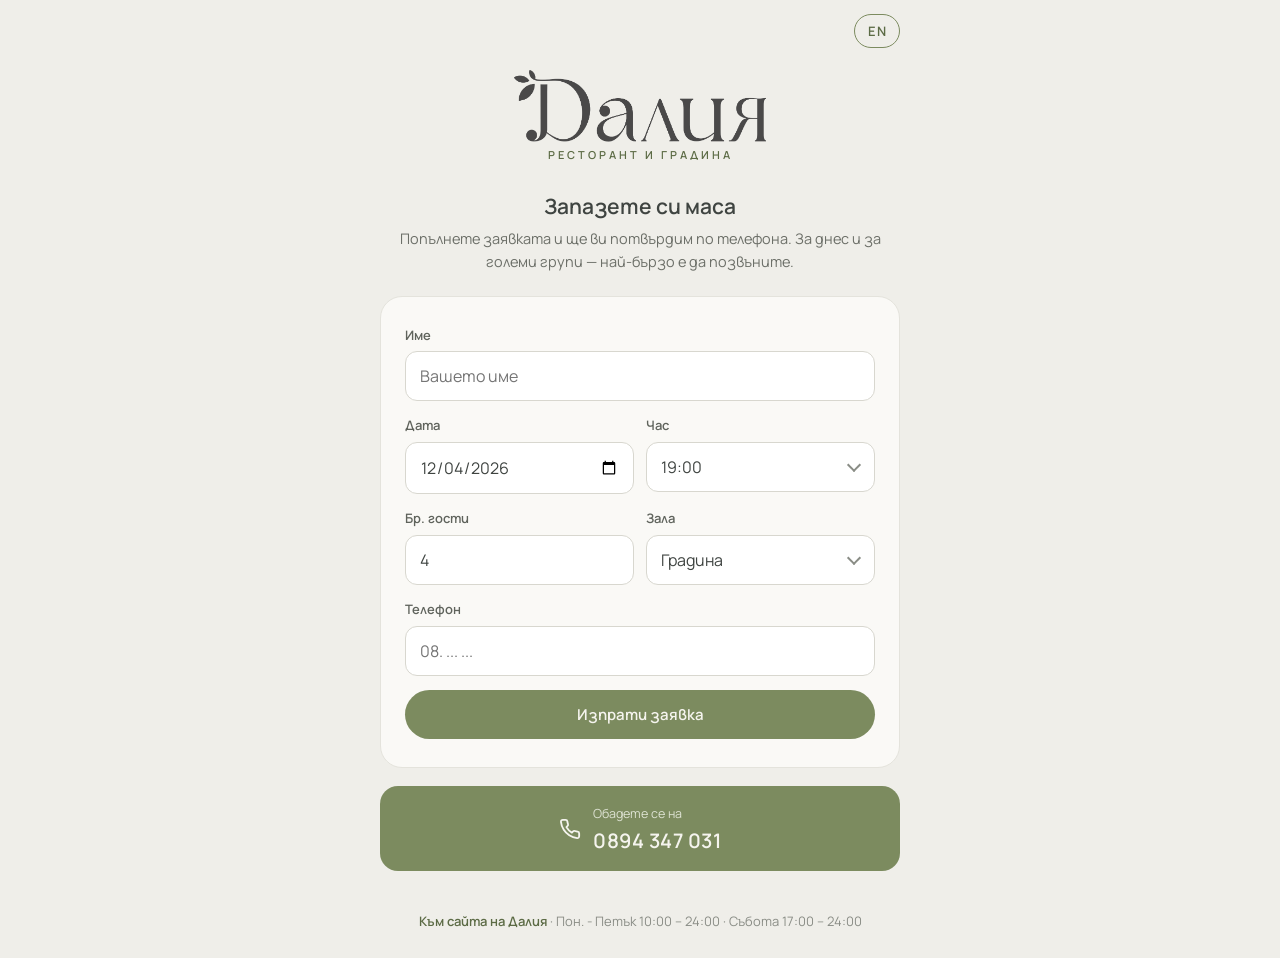
<file: dalia-site/reserve.html>
<!DOCTYPE html>
<html lang="bg">
<head>
<meta charset="UTF-8">
<meta name="viewport" content="width=device-width, initial-scale=1.0">
<title>Резервация — Ресторант Далия</title>
<meta name="description" content="Запазете си маса в Ресторант Далия — лятна градина, тераса и зала. Резервации на 0894 347 031.">
<link rel="icon" href="/assets/favicon.ico" sizes="any">
<link rel="icon" type="image/png" sizes="32x32" href="/assets/favicon-32.png">
<link rel="icon" type="image/png" sizes="16x16" href="/assets/favicon-16.png">
<link rel="apple-touch-icon" sizes="180x180" href="/assets/apple-touch-icon.png">
<link rel="preconnect" href="https://fonts.googleapis.com">
<link rel="preconnect" href="https://fonts.gstatic.com" crossorigin>
<link href="https://fonts.googleapis.com/css2?family=Manrope:wght@400;500;600&display=swap" rel="stylesheet">
<style>
:root{
  --sage:#7C8B5F;
  --sage-deep:#5C6B45;
  --sage-pale:#DDE2D2;
  --charcoal:#3F4441;
  --linen:#EFEEE9;
  --linen-deep:#E4E3DC;
  --card:#FAF9F6;
  --muted:#8A8D86;
  --sans:'Manrope','Segoe UI',sans-serif;
}
*{margin:0;padding:0;box-sizing:border-box}
body{font-family:var(--sans);background:var(--linen);color:var(--charcoal);line-height:1.6;-webkit-font-smoothing:antialiased;min-height:100svh;display:flex;flex-direction:column}
img{display:block;max-width:100%}
a{color:inherit;text-decoration:none}

.top{display:flex;justify-content:flex-end;max-width:560px;width:100%;margin:0 auto;padding:14px 20px 0}
.lang-pill{font-family:var(--sans);font-size:13px;font-weight:600;letter-spacing:.5px;color:var(--sage-deep);background:transparent;border:1.5px solid var(--sage);border-radius:999px;padding:7px 13px;cursor:pointer;transition:all .2s}
.lang-pill:hover{background:var(--sage-pale)}

main{width:100%;max-width:560px;margin:0 auto;padding:8px 20px 40px}
.logo{width:min(260px,64%);margin:10px auto 4px}
.logo-sub{text-align:center;font-size:11px;font-weight:600;letter-spacing:3px;text-transform:uppercase;color:var(--sage-deep);margin-bottom:26px}
h1{font-size:21px;font-weight:600;text-align:center;margin-bottom:4px}
.lead{color:#6C6F68;font-size:14.5px;text-align:center;margin-bottom:22px}

.res-card{background:var(--card);border:1px solid var(--linen-deep);border-radius:22px;padding:28px 24px}
.field{margin-bottom:14px}
.field label{display:block;font-size:13px;font-weight:600;color:#5F635C;margin-bottom:6px}
.field input,.field select{width:100%;font-family:var(--sans);font-size:16px;color:var(--charcoal);background:#fff;border:1px solid #D8D7CF;border-radius:12px;padding:13px 14px;outline:none;transition:border .2s,box-shadow .2s;appearance:none}
.field input:focus,.field select:focus{border-color:var(--sage);box-shadow:0 0 0 3px rgba(124,139,95,.18)}
.field-row{display:grid;grid-template-columns:1fr 1fr;gap:12px}
.sel{position:relative}
.sel::after{content:'';position:absolute;right:16px;top:50%;width:8px;height:8px;border-right:2px solid var(--muted);border-bottom:2px solid var(--muted);transform:translateY(-70%) rotate(45deg);pointer-events:none}
.btn{display:inline-flex;align-items:center;gap:9px;font-family:var(--sans);font-size:15px;font-weight:600;padding:14px 26px;border-radius:999px;border:none;cursor:pointer;transition:transform .15s,background .2s}
.btn:active{transform:scale(.97)}
.btn:disabled{opacity:.45;cursor:not-allowed}
.btn-green{background:var(--sage);color:#F5F4EE}
.btn-green:hover{background:var(--sage-deep)}
.res-ok{display:none;background:var(--sage-pale);border-radius:14px;padding:16px 18px;font-size:14.5px;color:var(--sage-deep);margin-top:16px}
.res-ok.show{display:block}
.res-ok.err{background:#F7E1DD;border:1px solid #E0B4AC;color:#8E352A}
.res-ok .sum{font-weight:600;margin-top:6px}

.res-phone{display:flex;align-items:center;justify-content:center;gap:12px;background:var(--sage);color:#F5F4EE;border-radius:18px;padding:14px 20px;margin-top:18px}
.res-phone .num{font-size:20px;font-weight:600;letter-spacing:.5px}
.res-phone .lbl{font-size:12.5px;color:var(--sage-pale)}

footer{text-align:center;font-size:13px;color:var(--muted);padding:0 20px 26px;margin-top:auto}
footer a{color:var(--sage-deep);font-weight:600}
</style>
</head>
<body>

<div class="top">
  <button class="lang-pill" id="langBtn" aria-label="Switch language">EN</button>
</div>

<main>
  <img class="logo" src="assets/logo-wordmark.png" alt="Далия">
  <div class="logo-sub" data-i18n="wm_sub">ресторант и градина</div>

  <h1 data-i18n="res_h2">Запазете си маса</h1>
  <p class="lead" data-i18n="res_lead">Попълнете заявката и ще ви потвърдим по телефона. За днес и за големи групи — най-бързо е да позвъните.</p>

  <form class="res-card" id="resForm" novalidate>
    <div class="field">
      <label for="f-name" data-i18n="f_name">Име</label>
      <input id="f-name" name="name" type="text" autocomplete="name" placeholder="Вашето име" data-i18n-ph="f_name_ph" required>
    </div>
    <div class="field-row">
      <div class="field">
        <label for="f-date" data-i18n="f_date">Дата</label>
        <input id="f-date" name="date" type="date" required>
      </div>
      <div class="field">
        <label for="f-time" data-i18n="f_time">Час</label>
        <div class="sel">
          <select id="f-time" name="time" required></select>
        </div>
      </div>
    </div>
    <div class="field-row">
      <div class="field">
        <label for="f-guests" data-i18n="f_guests">Бр. гости</label>
        <input id="f-guests" name="guests" type="number" min="1" max="60" value="4" required>
      </div>
      <div class="field">
        <label for="f-hall" data-i18n="f_hall">Зала</label>
        <div class="sel">
          <select id="f-hall" name="hall" required>
            <option value="Градина" data-i18n="hall_1" selected>Градина</option>
            <option value="Тераса" data-i18n="hall_2">Тераса</option>
            <option value="Етаж 2" data-i18n="hall_3">Зала Ет.2</option>
            <option value="Етаж 1" data-i18n="hall_4" disabled>Зала Ет.1</option>
          </select>
        </div>
      </div>
    </div>
    <input type="text" name="website" tabindex="-1" autocomplete="off" aria-hidden="true" style="position:absolute;left:-9999px;height:0;width:0;opacity:0">
    <div class="field">
      <label for="f-phone" data-i18n="f_phone">Телефон</label>
      <input id="f-phone" name="phone" type="tel" autocomplete="tel" placeholder="08. ... ..." required>
    </div>
    <button class="btn btn-green" type="submit" style="width:100%;justify-content:center" data-i18n="f_submit">Изпрати заявка</button>
    <div class="res-ok" id="resOk" role="status"></div>
  </form>

  <a class="res-phone" href="tel:+359894347031">
    <svg width="22" height="22" viewBox="0 0 24 24" fill="none" stroke="currentColor" stroke-width="2" stroke-linecap="round" stroke-linejoin="round" aria-hidden="true"><path d="M22 16.92v3a2 2 0 0 1-2.18 2 19.79 19.79 0 0 1-8.63-3.07 19.5 19.5 0 0 1-6-6 19.79 19.79 0 0 1-3.07-8.67A2 2 0 0 1 4.11 2h3a2 2 0 0 1 2 1.72c.127.96.361 1.903.7 2.81a2 2 0 0 1-.45 2.11L8.09 9.91a16 16 0 0 0 6 6l1.27-1.27a2 2 0 0 1 2.11-.45c.907.339 1.85.573 2.81.7A2 2 0 0 1 22 16.92Z"/></svg>
    <span><span class="lbl" data-i18n="res_call_lbl">Обадете се на</span><br><span class="num">0894 347 031</span></span>
  </a>
</main>

<footer>
  <a href="/" data-i18n="foot_site">Към сайта на Далия</a> · <span data-i18n="foot_hours_v">Пон. - Петък 10:00 – 24:00</span> · <span data-i18n="foot_hours_v2">Събота 17:00 – 24:00</span>
</footer>

<script>
const I18N = {
  bg: {
    wm_sub: "ресторант и градина",
    res_h2: "Запазете си маса",
    res_lead: "Попълнете заявката и ще ви потвърдим по телефона. За днес и за големи групи — най-бързо е да позвъните.",
    res_call_lbl: "Обадете се на",
    f_name: "Име", f_name_ph: "Вашето име", f_date: "Дата", f_time: "Час", f_guests: "Бр. гости",
    f_hall: "Зала", hall_1: "Градина", hall_2: "Тераса", hall_3: "Зала Ет.2", hall_4: "Зала Ет.1",
    f_phone: "Телефон", f_submit: "Изпрати заявка",
    foot_site: "Към сайта на Далия",
    foot_hours_v: "Пон. - Петък 10:00 – 24:00", foot_hours_v2: "Събота 17:00 – 24:00",
    ok_html: `Благодарим ви за резервацията, ще се свържем с вас за потвърждение! При въпроси се свържете с нас:
      <a class="btn btn-green" style="margin-top:12px" href="tel:+359894347031">
      <svg width="16" height="16" viewBox="0 0 24 24" fill="none" stroke="currentColor" stroke-width="2" stroke-linecap="round" stroke-linejoin="round" aria-hidden="true"><path d="M22 16.92v3a2 2 0 0 1-2.18 2 19.79 19.79 0 0 1-8.63-3.07 19.5 19.5 0 0 1-6-6 19.79 19.79 0 0 1-3.07-8.67A2 2 0 0 1 4.11 2h3a2 2 0 0 1 2 1.72c.127.96.361 1.903.7 2.81a2 2 0 0 1-.45 2.11L8.09 9.91a16 16 0 0 0 6 6l1.27-1.27a2 2 0 0 1 2.11-.45c.907.339 1.85.573 2.81.7A2 2 0 0 1 22 16.92Z"/></svg>
      0894 347 031</a>`,
    ok_fail: "Онлайн заявката не се изпрати — моля, обадете се, за да запазим масата.",
    ok_closed_html: `<strong>На {date} ресторантът не работи.</strong><br>Изберете друга дата или ни се обадете:
      <a class="btn btn-green" style="margin-top:12px" href="tel:+359894347031">
      <svg width="16" height="16" viewBox="0 0 24 24" fill="none" stroke="currentColor" stroke-width="2" stroke-linecap="round" stroke-linejoin="round" aria-hidden="true"><path d="M22 16.92v3a2 2 0 0 1-2.18 2 19.79 19.79 0 0 1-8.63-3.07 19.5 19.5 0 0 1-6-6 19.79 19.79 0 0 1-3.07-8.67A2 2 0 0 1 4.11 2h3a2 2 0 0 1 2 1.72c.127.96.361 1.903.7 2.81a2 2 0 0 1-.45 2.11L8.09 9.91a16 16 0 0 0 6 6l1.27-1.27a2 2 0 0 1 2.11-.45c.907.339 1.85.573 2.81.7A2 2 0 0 1 22 16.92Z"/></svg>
      0894 347 031</a>`,
    ok_blocked_html: `<strong>За {date} не приемаме онлайн резервации.</strong><br>Денят е с празнична програма — обадете се и ще запазим маса за вас:
      <a class="btn btn-green" style="margin-top:12px" href="tel:+359894347031">
      <svg width="16" height="16" viewBox="0 0 24 24" fill="none" stroke="currentColor" stroke-width="2" stroke-linecap="round" stroke-linejoin="round" aria-hidden="true"><path d="M22 16.92v3a2 2 0 0 1-2.18 2 19.79 19.79 0 0 1-8.63-3.07 19.5 19.5 0 0 1-6-6 19.79 19.79 0 0 1-3.07-8.67A2 2 0 0 1 4.11 2h3a2 2 0 0 1 2 1.72c.127.96.361 1.903.7 2.81a2 2 0 0 1-.45 2.11L8.09 9.91a16 16 0 0 0 6 6l1.27-1.27a2 2 0 0 1 2.11-.45c.907.339 1.85.573 2.81.7A2 2 0 0 1 22 16.92Z"/></svg>
      0894 347 031</a>`,
    ok_full_html: `<strong>За съжаление сме запълнени.</strong><br>За {date} зона „{hall}“ няма свободни места за онлайн резервации. Опитайте с друга зона или дата, или ни се обадете — възможно е да намерим решение:
      <a class="btn btn-green" style="margin-top:12px" href="tel:+359894347031">
      <svg width="16" height="16" viewBox="0 0 24 24" fill="none" stroke="currentColor" stroke-width="2" stroke-linecap="round" stroke-linejoin="round" aria-hidden="true"><path d="M22 16.92v3a2 2 0 0 1-2.18 2 19.79 19.79 0 0 1-8.63-3.07 19.5 19.5 0 0 1-6-6 19.79 19.79 0 0 1-3.07-8.67A2 2 0 0 1 4.11 2h3a2 2 0 0 1 2 1.72c.127.96.361 1.903.7 2.81a2 2 0 0 1-.45 2.11L8.09 9.91a16 16 0 0 0 6 6l1.27-1.27a2 2 0 0 1 2.11-.45c.907.339 1.85.573 2.81.7A2 2 0 0 1 22 16.92Z"/></svg>
      0894 347 031</a>`,
    ok_confirmed_html: `<strong>✓ Вашата резервация е потвърдена!</strong><br>Очакваме ви на {date} от {time} ч. При промяна или въпрос се обадете:
      <a class="btn btn-green" style="margin-top:12px" href="tel:+359894347031">
      <svg width="16" height="16" viewBox="0 0 24 24" fill="none" stroke="currentColor" stroke-width="2" stroke-linecap="round" stroke-linejoin="round" aria-hidden="true"><path d="M22 16.92v3a2 2 0 0 1-2.18 2 19.79 19.79 0 0 1-8.63-3.07 19.5 19.5 0 0 1-6-6 19.79 19.79 0 0 1-3.07-8.67A2 2 0 0 1 4.11 2h3a2 2 0 0 1 2 1.72c.127.96.361 1.903.7 2.81a2 2 0 0 1-.45 2.11L8.09 9.91a16 16 0 0 0 6 6l1.27-1.27a2 2 0 0 1 2.11-.45c.907.339 1.85.573 2.81.7A2 2 0 0 1 22 16.92Z"/></svg>
      0894 347 031</a>`,
    ny_form_html: `Резервации за Новогодишната вечер (31 декември) се правят само по телефона — изисква се капаро. Обадете ни се за информация:
      <a class="btn btn-green" style="margin-top:12px" href="tel:+359894347031">
      <svg width="16" height="16" viewBox="0 0 24 24" fill="none" stroke="currentColor" stroke-width="2" stroke-linecap="round" stroke-linejoin="round" aria-hidden="true"><path d="M22 16.92v3a2 2 0 0 1-2.18 2 19.79 19.79 0 0 1-8.63-3.07 19.5 19.5 0 0 1-6-6 19.79 19.79 0 0 1-3.07-8.67A2 2 0 0 1 4.11 2h3a2 2 0 0 1 2 1.72c.127.96.361 1.903.7 2.81a2 2 0 0 1-.45 2.11L8.09 9.91a16 16 0 0 0 6 6l1.27-1.27a2 2 0 0 1 2.11-.45c.907.339 1.85.573 2.81.7A2 2 0 0 1 22 16.92Z"/></svg>
      0894 347 031</a>`
  },
  en: {
    wm_sub: "restaurant & garden",
    res_h2: "Book your table",
    res_lead: "Send us a request and we will confirm by phone. For same-day bookings and large groups, calling is fastest.",
    res_call_lbl: "Call us on",
    f_name: "Name", f_name_ph: "Your name", f_date: "Date", f_time: "Time", f_guests: "Guests",
    f_hall: "Area", hall_1: "Garden", hall_2: "Terrace", hall_3: "Hall, floor 2", hall_4: "Hall, floor 1",
    f_phone: "Phone", f_submit: "Send request",
    foot_site: "Visit the Dalia website",
    foot_hours_v: "Mon - Fri 10:00 – 24:00", foot_hours_v2: "Sat 17:00 – 24:00",
    ok_html: `Thank you for your reservation, we will contact you to confirm! If you have any questions, call us:
      <a class="btn btn-green" style="margin-top:12px" href="tel:+359894347031">
      <svg width="16" height="16" viewBox="0 0 24 24" fill="none" stroke="currentColor" stroke-width="2" stroke-linecap="round" stroke-linejoin="round" aria-hidden="true"><path d="M22 16.92v3a2 2 0 0 1-2.18 2 19.79 19.79 0 0 1-8.63-3.07 19.5 19.5 0 0 1-6-6 19.79 19.79 0 0 1-3.07-8.67A2 2 0 0 1 4.11 2h3a2 2 0 0 1 2 1.72c.127.96.361 1.903.7 2.81a2 2 0 0 1-.45 2.11L8.09 9.91a16 16 0 0 0 6 6l1.27-1.27a2 2 0 0 1 2.11-.45c.907.339 1.85.573 2.81.7A2 2 0 0 1 22 16.92Z"/></svg>
      0894 347 031</a>`,
    ok_fail: "Your online request was not sent — please call us to book the table.",
    ok_closed_html: `<strong>We are closed on {date}.</strong><br>Please pick another date or give us a call:
      <a class="btn btn-green" style="margin-top:12px" href="tel:+359894347031">
      <svg width="16" height="16" viewBox="0 0 24 24" fill="none" stroke="currentColor" stroke-width="2" stroke-linecap="round" stroke-linejoin="round" aria-hidden="true"><path d="M22 16.92v3a2 2 0 0 1-2.18 2 19.79 19.79 0 0 1-8.63-3.07 19.5 19.5 0 0 1-6-6 19.79 19.79 0 0 1-3.07-8.67A2 2 0 0 1 4.11 2h3a2 2 0 0 1 2 1.72c.127.96.361 1.903.7 2.81a2 2 0 0 1-.45 2.11L8.09 9.91a16 16 0 0 0 6 6l1.27-1.27a2 2 0 0 1 2.11-.45c.907.339 1.85.573 2.81.7A2 2 0 0 1 22 16.92Z"/></svg>
      0894 347 031</a>`,
    ok_blocked_html: `<strong>We don't take online bookings for {date}.</strong><br>It's a holiday with a special programme — give us a call and we'll book a table for you:
      <a class="btn btn-green" style="margin-top:12px" href="tel:+359894347031">
      <svg width="16" height="16" viewBox="0 0 24 24" fill="none" stroke="currentColor" stroke-width="2" stroke-linecap="round" stroke-linejoin="round" aria-hidden="true"><path d="M22 16.92v3a2 2 0 0 1-2.18 2 19.79 19.79 0 0 1-8.63-3.07 19.5 19.5 0 0 1-6-6 19.79 19.79 0 0 1-3.07-8.67A2 2 0 0 1 4.11 2h3a2 2 0 0 1 2 1.72c.127.96.361 1.903.7 2.81a2 2 0 0 1-.45 2.11L8.09 9.91a16 16 0 0 0 6 6l1.27-1.27a2 2 0 0 1 2.11-.45c.907.339 1.85.573 2.81.7A2 2 0 0 1 22 16.92Z"/></svg>
      0894 347 031</a>`,
    ok_full_html: `<strong>Unfortunately, we are fully booked.</strong><br>"{hall}" has no online availability for {date}. Try another area or date, or give us a call — we may still find a spot:
      <a class="btn btn-green" style="margin-top:12px" href="tel:+359894347031">
      <svg width="16" height="16" viewBox="0 0 24 24" fill="none" stroke="currentColor" stroke-width="2" stroke-linecap="round" stroke-linejoin="round" aria-hidden="true"><path d="M22 16.92v3a2 2 0 0 1-2.18 2 19.79 19.79 0 0 1-8.63-3.07 19.5 19.5 0 0 1-6-6 19.79 19.79 0 0 1-3.07-8.67A2 2 0 0 1 4.11 2h3a2 2 0 0 1 2 1.72c.127.96.361 1.903.7 2.81a2 2 0 0 1-.45 2.11L8.09 9.91a16 16 0 0 0 6 6l1.27-1.27a2 2 0 0 1 2.11-.45c.907.339 1.85.573 2.81.7A2 2 0 0 1 22 16.92Z"/></svg>
      0894 347 031</a>`,
    ok_confirmed_html: `<strong>✓ Your reservation is confirmed!</strong><br>We look forward to seeing you on {date} at {time}. If anything changes, give us a call:
      <a class="btn btn-green" style="margin-top:12px" href="tel:+359894347031">
      <svg width="16" height="16" viewBox="0 0 24 24" fill="none" stroke="currentColor" stroke-width="2" stroke-linecap="round" stroke-linejoin="round" aria-hidden="true"><path d="M22 16.92v3a2 2 0 0 1-2.18 2 19.79 19.79 0 0 1-8.63-3.07 19.5 19.5 0 0 1-6-6 19.79 19.79 0 0 1-3.07-8.67A2 2 0 0 1 4.11 2h3a2 2 0 0 1 2 1.72c.127.96.361 1.903.7 2.81a2 2 0 0 1-.45 2.11L8.09 9.91a16 16 0 0 0 6 6l1.27-1.27a2 2 0 0 1 2.11-.45c.907.339 1.85.573 2.81.7A2 2 0 0 1 22 16.92Z"/></svg>
      0894 347 031</a>`,
    ny_form_html: `New Year's Eve (31 December) can only be booked by phone — a deposit is required. Call us for details:
      <a class="btn btn-green" style="margin-top:12px" href="tel:+359894347031">
      <svg width="16" height="16" viewBox="0 0 24 24" fill="none" stroke="currentColor" stroke-width="2" stroke-linecap="round" stroke-linejoin="round" aria-hidden="true"><path d="M22 16.92v3a2 2 0 0 1-2.18 2 19.79 19.79 0 0 1-8.63-3.07 19.5 19.5 0 0 1-6-6 19.79 19.79 0 0 1-3.07-8.67A2 2 0 0 1 4.11 2h3a2 2 0 0 1 2 1.72c.127.96.361 1.903.7 2.81a2 2 0 0 1-.45 2.11L8.09 9.91a16 16 0 0 0 6 6l1.27-1.27a2 2 0 0 1 2.11-.45c.907.339 1.85.573 2.81.7A2 2 0 0 1 22 16.92Z"/></svg>
      0894 347 031</a>`
  }
};

let lang = localStorage.getItem('dalia-lang') || 'bg';

const form = document.getElementById('resForm');
const ok = document.getElementById('resOk');

// Reservations app (reservations.rtdalia.com) — requests from this page land
// there exactly like the ones from the main site's form.
const RES_APP_API = 'https://reservations.rtdalia.com/api.php';

// Date picker: default to today, no past dates.
const fDate = document.getElementById('f-date');
(function () {
  const t = new Date();
  const todayStr = t.getFullYear() + '-' + String(t.getMonth() + 1).padStart(2, '0') + '-' + String(t.getDate()).padStart(2, '0');
  fDate.min = todayStr;
  fDate.value = todayStr;
})();

// Time: 30-minute slots within opening hours (10:00–23:30).
const fTime = document.getElementById('f-time');
for (let m = 10 * 60; m <= 23 * 60 + 30; m += 30) {
  const v = String(Math.floor(m / 60)).padStart(2, '0') + ':' + String(m % 60).padStart(2, '0');
  fTime.add(new Option(v, v));
}
fTime.value = '19:00';

// Dates closed to online booking: warn as soon as one is picked and keep the
// request from being sent. The list comes from the reservations app, which also
// refuses them on its own (code date_blocked). New Year's Eve is always on it
// (booked by phone only, a deposit is required) and gets its own note, even
// when the app can't be reached. index.html has the same guard.
const NY_DATE = '2026-12-31';
let blockedDates = new Set();
let closedDates = new Set(); // non-working days (subset of blockedDates)
let blockedShown = false;
function checkBlockedDate() {
  const ny = fDate.value === NY_DATE;
  const blocked = ny || blockedDates.has(fDate.value);
  const btn = form.querySelector('button[type=submit]');
  if (blocked) {
    const msg = ny ? I18N[lang].ny_form_html
      : closedDates.has(fDate.value) ? I18N[lang].ok_closed_html : I18N[lang].ok_blocked_html;
    ok.innerHTML = msg.replace('{date}', fDate.value.split('-').reverse().join('.'));
    ok.classList.add('show');
    ok.classList.toggle('err', !ny);
  } else if (blockedShown) {
    ok.classList.remove('show', 'err');
  }
  blockedShown = blocked;
  btn.disabled = blocked;
  return blocked;
}
fDate.addEventListener('change', checkBlockedDate);
fetch(RES_APP_API + '?action=public_blocked_dates')
  .then(r => r.json())
  .then(data => {
    blockedDates = new Set((data && data.dates) || []);
    closedDates = new Set((data && data.closed) || []);
    checkBlockedDate();
  })
  .catch(() => { /* app unreachable — the request itself is still checked */ });

form.addEventListener('submit', async e => {
  e.preventDefault();
  if (checkBlockedDate()) return;
  if (!form.reportValidity()) return;
  const d = Object.fromEntries(new FormData(form));
  const L = I18N[lang];
  const btn = form.querySelector('button[type=submit]');
  btn.disabled = true;
  ok.classList.remove('err');
  ok.innerHTML = L.ok_html;
  ok.classList.add('show');
  ok.scrollIntoView({ block: 'nearest', behavior: 'smooth' });

  const dateDisplay = (d.date || '').split('-').reverse().join('.');

  // 1) Register the request in the reservations app.
  let app = null;
  try {
    const ar = await fetch(RES_APP_API + '?action=public_reservation', {
      method: 'POST',
      headers: { 'Content-Type': 'application/json' },
      body: JSON.stringify({
        name: d.name,
        phone: d.phone,
        date: d.date,
        time: d.time,
        partySize: d.guests,
        hall: d.hall,
        website: d.website || ''
      })
    });
    const arBody = await ar.json();

    // The date is closed to online booking (holiday or non-working day):
    // nothing was stored —
    // tell the guest to call and skip the email.
    if (arBody && (arBody.code === 'date_blocked' || arBody.code === 'date_closed')) {
      const msg = arBody.code === 'date_closed' ? L.ok_closed_html : L.ok_blocked_html;
      ok.innerHTML = msg.replace('{date}', dateDisplay);
      ok.classList.add('err');
      btn.disabled = false;
      return;
    }

    // The hall is at capacity for that date: the request was declined by the
    // app — tell the guest and skip the email (there is nothing to approve).
    if (arBody && arBody.code === 'hall_full') {
      const hallOpt = form.querySelector('#f-hall option:checked');
      const hallLabel = hallOpt ? hallOpt.textContent : d.hall;
      ok.innerHTML = L.ok_full_html.replace('{date}', dateDisplay).replace('{hall}', hallLabel);
      ok.classList.add('err');
      btn.disabled = false;
      return;
    }

    if (ar.ok && arBody && arBody.success && arBody.id) app = arBody;
  } catch (err) { /* app unreachable — the email below still goes out */ }

  // 2) Email notification. The accept/decline links go through the reservations
  //    app when it registered the request, so tapping ПРИЕМИ in the email also
  //    confirms it in the app (then continues to the SMS composer as before).
  const smsAccept = `https://rtdalia.com/sms.html?p=${encodeURIComponent(d.phone)}&ok=1`;
  const smsDeny = `https://rtdalia.com/sms.html?p=${encodeURIComponent(d.phone)}&ok=0`;
  const acceptLink = app && app.approveUrl ? app.approveUrl : smsAccept;
  const denyLink = app && app.declineUrl ? app.declineUrl : smsDeny;

  // Auto-accepted by the reservations app: tell the guest it's a done deal
  // instead of the generic "we'll call you to confirm" message.
  if (app && app.status === 'confirmed') {
    ok.innerHTML = L.ok_confirmed_html.replace('{date}', dateDisplay).replace('{time}', d.time);
  }
  // An auto-approved reservation needs no action from staff: the email leads
  // with a loud ✅ status (subject + first row) and carries no accept/decline
  // links. Pending (or app-unreachable) requests keep the links.
  const autoApproved = app && app.status === 'confirmed';
  const emailFields = autoApproved
    ? {
        _subject: `✅ ПРИЕТА АВТОМАТИЧНО: ${d.name} — ${dateDisplay}, ${d.time} ч., ${d.guests} гости, ${d.hall}`,
        _template: 'table',
        _captcha: 'false',
        '✅ СТАТУС': '✅ ПРИЕТА АВТОМАТИЧНО — РЕЗЕРВАЦИЯТА Е ПОТВЪРДЕНА, НЕ Е НУЖНО ДЕЙСТВИЕ ✅',
        'Име': d.name,
        'Дата': dateDisplay,
        'Час': d.time,
        'Гости': d.guests,
        'Зала': d.hall,
        'Телефон': d.phone
      }
    : {
        _subject: `Резервация: ${d.name} — ${dateDisplay}, ${d.time} ч., ${d.guests} гости, ${d.hall}`,
        _template: 'table',
        _captcha: 'false',
        'Статус': app ? 'Чака потвърждение в приложението' : 'НЕ е записана в приложението — въведете я ръчно!',
        'Име': d.name,
        'Дата': dateDisplay,
        'Час': d.time,
        'Гости': d.guests,
        'Зала': d.hall,
        'Телефон': d.phone,
        'ПРИЕМИ (докосни от телефона)': acceptLink,
        'ОТКАЖИ (докосни от телефона)': denyLink
      };

  let emailOk = false;
  try {
    const r = await fetch('https://formsubmit.co/ajax/chochosan044@gmail.com', {
      method: 'POST',
      headers: { 'Content-Type': 'application/json', 'Accept': 'application/json' },
      body: JSON.stringify(emailFields)
    });
    if (!r.ok) throw new Error('formsubmit ' + r.status);
    const body = await r.json();
    if (String(body.success) !== 'true') throw new Error(body.message || 'formsubmit rejected');
    emailOk = true;
  } catch (err) { /* handled below */ }

  // Only report failure when the request reached neither the app nor the email.
  if (!app && !emailOk) {
    ok.insertAdjacentHTML('beforeend', `<div class="sum">${L.ok_fail}</div>`);
  }
  btn.disabled = false;
});

const langBtn = document.getElementById('langBtn');
function applyLang() {
  const L = I18N[lang];
  document.documentElement.lang = lang;
  document.querySelectorAll('[data-i18n]').forEach(el => {
    const v = L[el.dataset.i18n];
    if (v != null) el.textContent = v;
  });
  document.querySelectorAll('[data-i18n-ph]').forEach(el => {
    const v = L[el.dataset.i18nPh];
    if (v != null) el.placeholder = v;
  });
  langBtn.textContent = lang === 'bg' ? 'EN' : 'БГ';
  ok.classList.remove('show');
  checkBlockedDate();
}
langBtn.addEventListener('click', () => {
  lang = lang === 'bg' ? 'en' : 'bg';
  localStorage.setItem('dalia-lang', lang);
  applyLang();
});

applyLang();
</script>
</body>
</html>
</file>
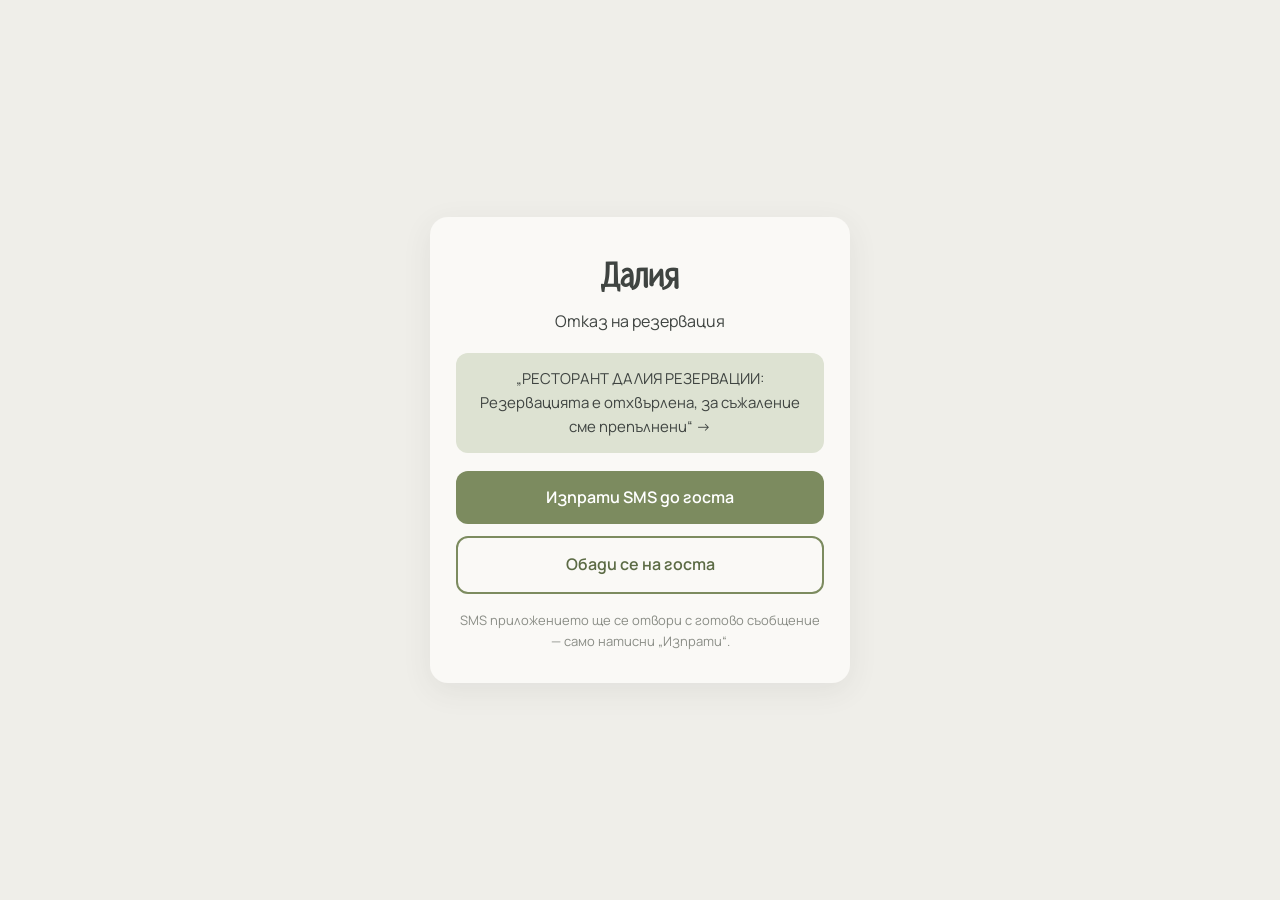
<file: dalia-site/sms.html>
<!DOCTYPE html>
<html lang="bg">
<head>
<meta charset="UTF-8">
<meta name="viewport" content="width=device-width, initial-scale=1.0">
<meta name="robots" content="noindex">
<title>Далия — отговор на резервация</title>
<link href="https://fonts.googleapis.com/css2?family=Neucha&family=Manrope:wght@400;500;600&display=swap" rel="stylesheet">
<style>
*{margin:0;padding:0;box-sizing:border-box}
body{font-family:'Manrope','Segoe UI',sans-serif;background:#EFEEE9;color:#3F4441;min-height:100vh;display:flex;align-items:center;justify-content:center;padding:20px;line-height:1.6}
.card{background:#FAF9F6;border-radius:18px;padding:32px 26px;max-width:420px;width:100%;text-align:center;box-shadow:0 8px 30px rgba(63,68,65,.08)}
h1{font-family:'Neucha',cursive;font-size:34px;margin-bottom:6px}
.msg{background:#DDE2D2;border-radius:12px;padding:14px 16px;margin:18px 0;font-size:15px}
.btn{display:block;background:#7C8B5F;color:#fff;text-decoration:none;font-weight:600;padding:14px 20px;border-radius:12px;margin-top:12px;font-size:16px}
.btn.alt{background:transparent;color:#5C6B45;border:2px solid #7C8B5F}
.hint{font-size:13px;color:#8A8D86;margin-top:16px}
</style>
</head>
<body>
<div class="card">
  <h1>Далия</h1>
  <p id="what">Отговор на резервация</p>
  <div class="msg" id="msgText"></div>
  <a class="btn" id="smsBtn" href="#">Изпрати SMS до госта</a>
  <a class="btn alt" id="callBtn" href="#">Обади се на госта</a>
  <p class="hint">SMS приложението ще се отвори с готово съобщение — само натисни „Изпрати“.</p>
</div>
<script>
const q = new URLSearchParams(location.search);
const phone = (q.get('p') || '').replace(/[^\d+]/g, '');
const ok = q.get('ok') === '1';
const text = ok
  ? 'РЕСТОРАНТ ДАЛИЯ РЕЗЕРВАЦИИ: Резервацията е Приета, Благодарим ви!'
  : 'РЕСТОРАНТ ДАЛИЯ РЕЗЕРВАЦИИ: Резервацията е отхвърлена, за съжаление сме препълнени';
document.getElementById('what').textContent = ok ? 'Приемане на резервация' : 'Отказ на резервация';
document.getElementById('msgText').textContent = '„' + text + '“ → ' + phone;
const smsHref = 'sms:' + phone + '?body=' + encodeURIComponent(text);
document.getElementById('smsBtn').href = smsHref;
document.getElementById('callBtn').href = 'tel:' + phone;
if (phone) location.href = smsHref;
</script>
</body>
</html>
</file>
